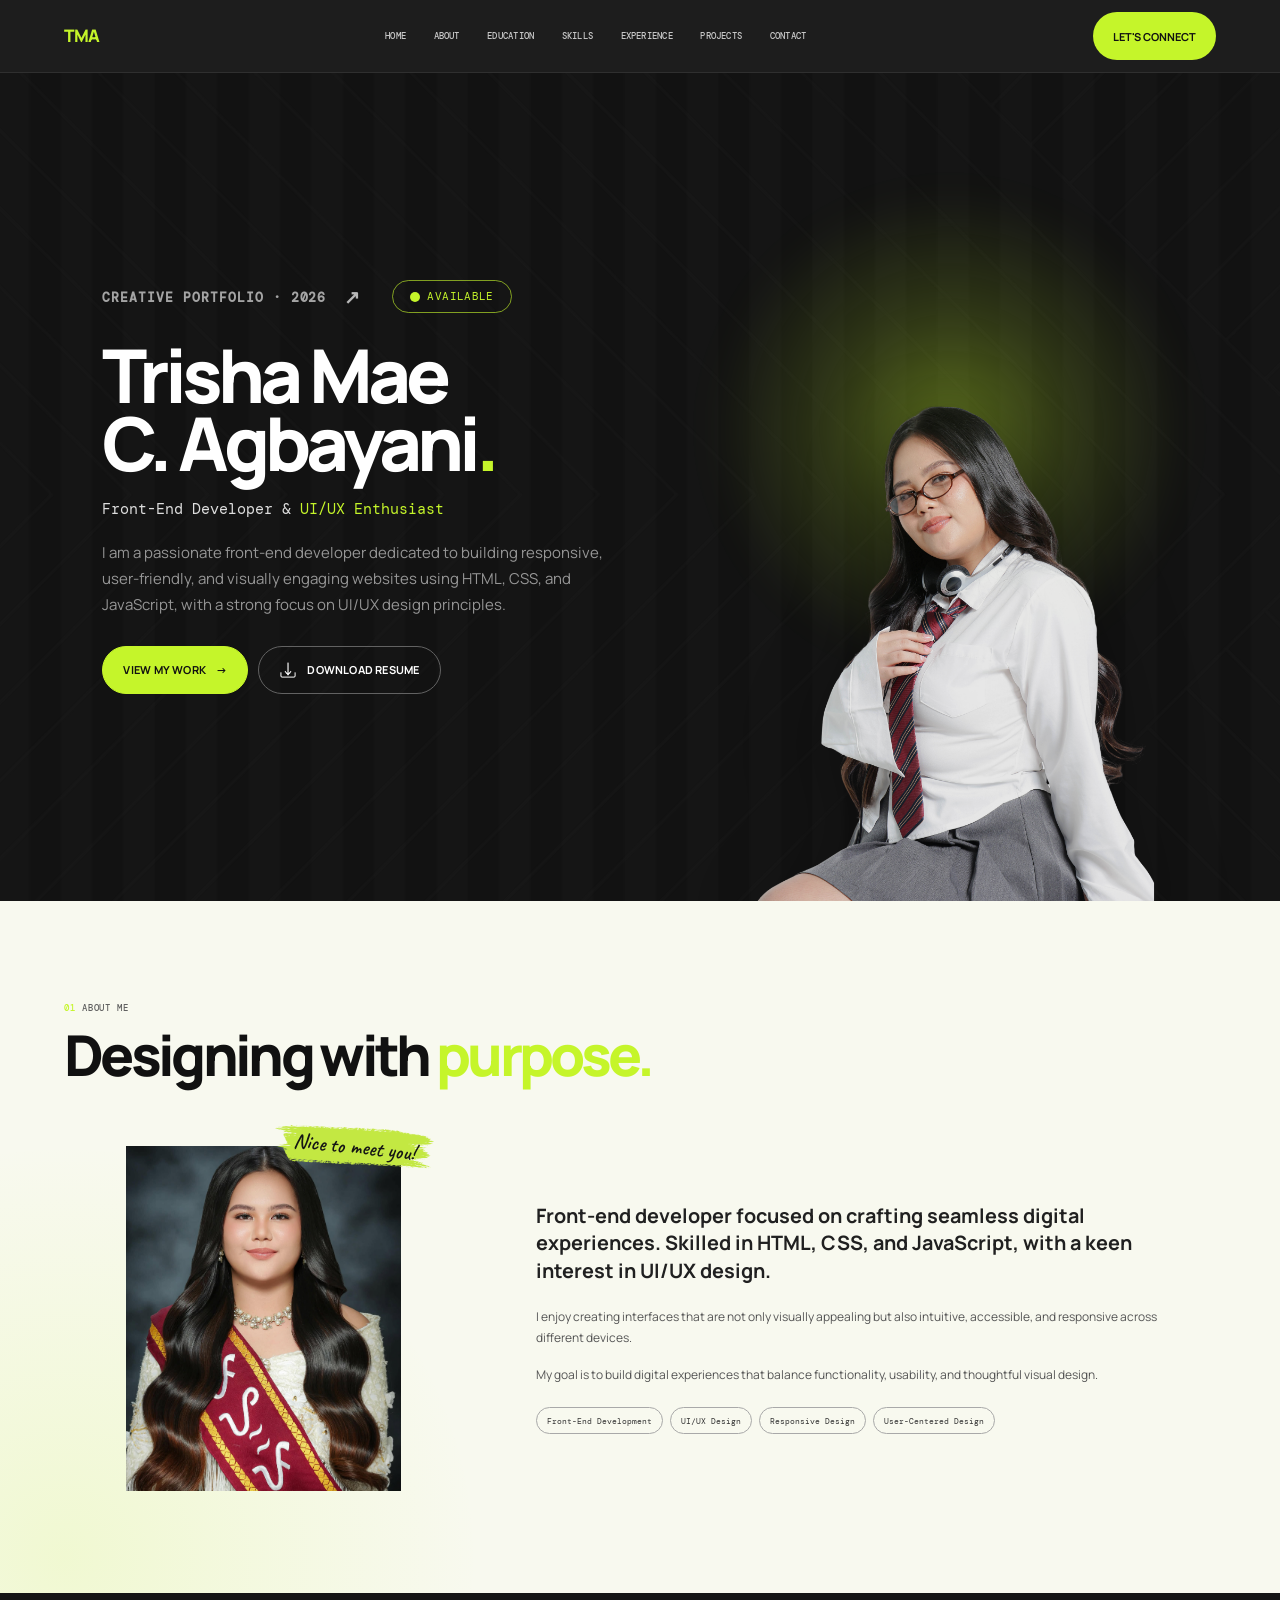
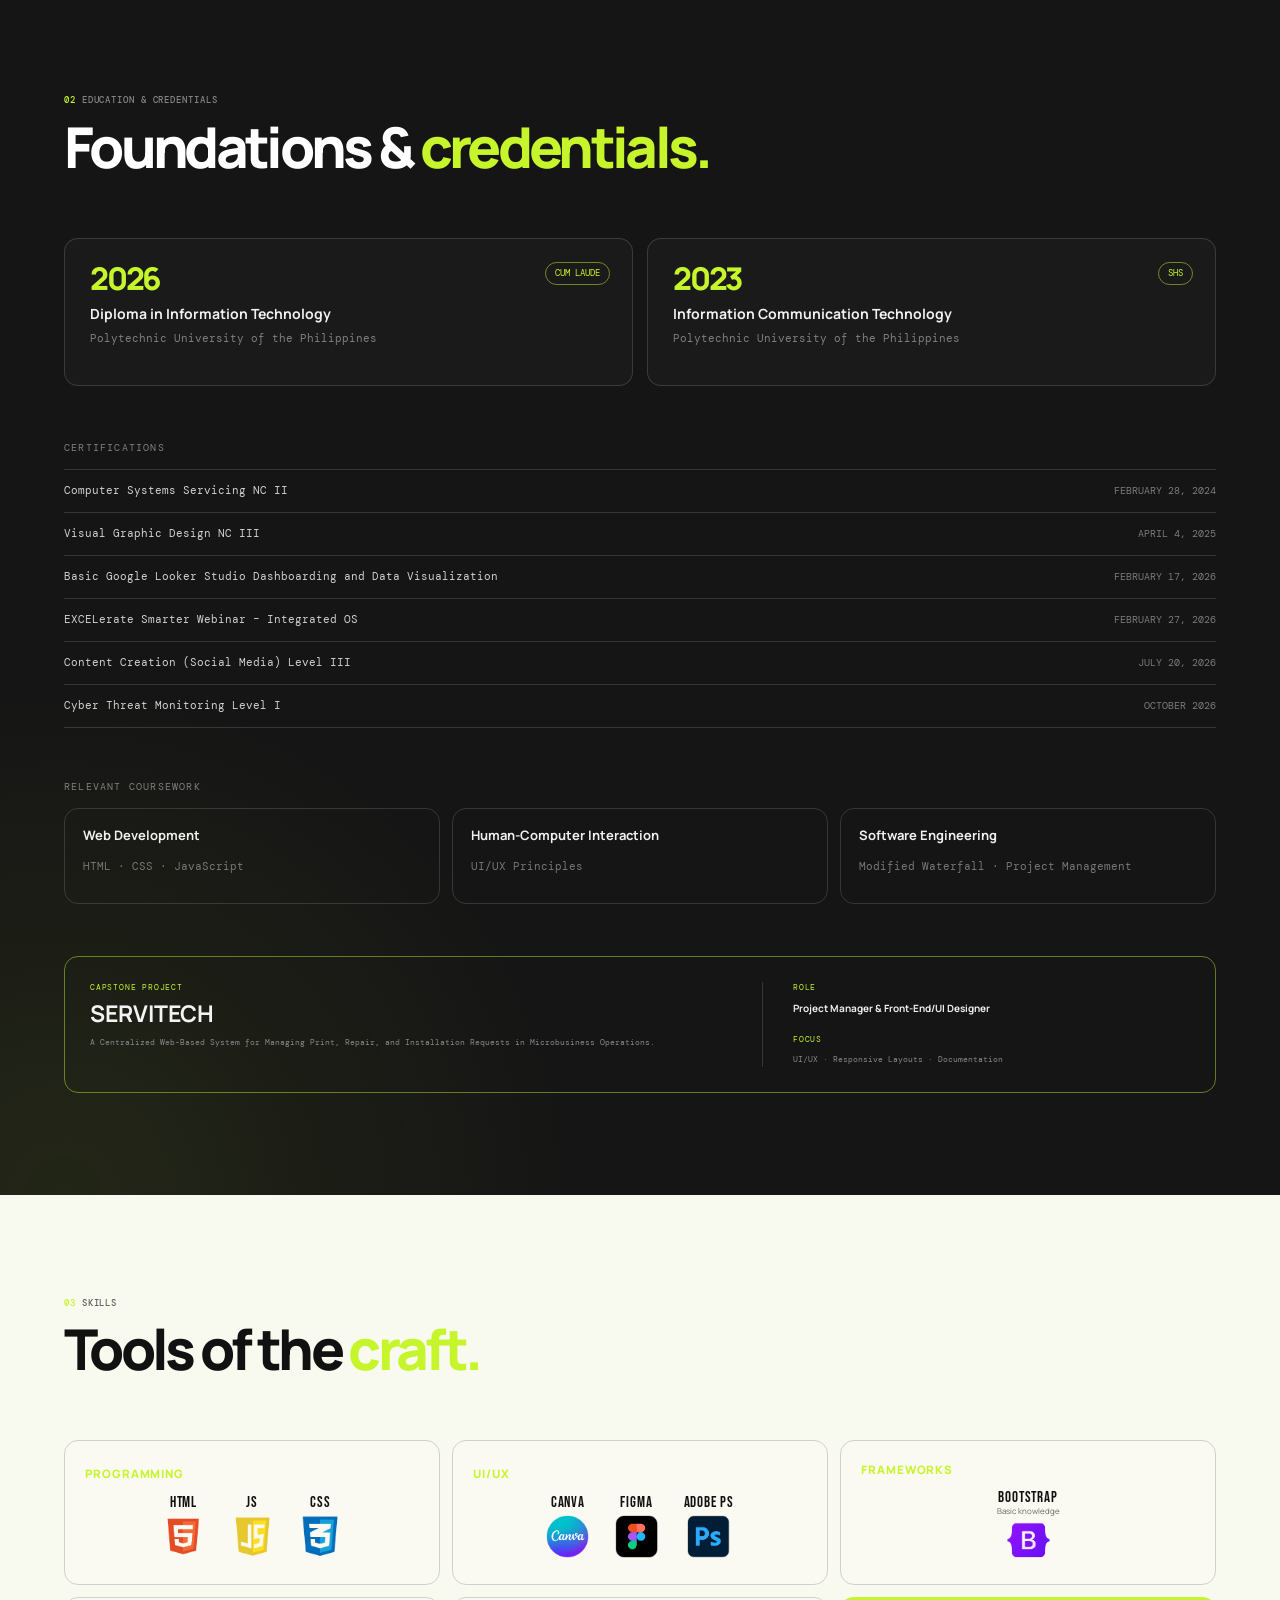
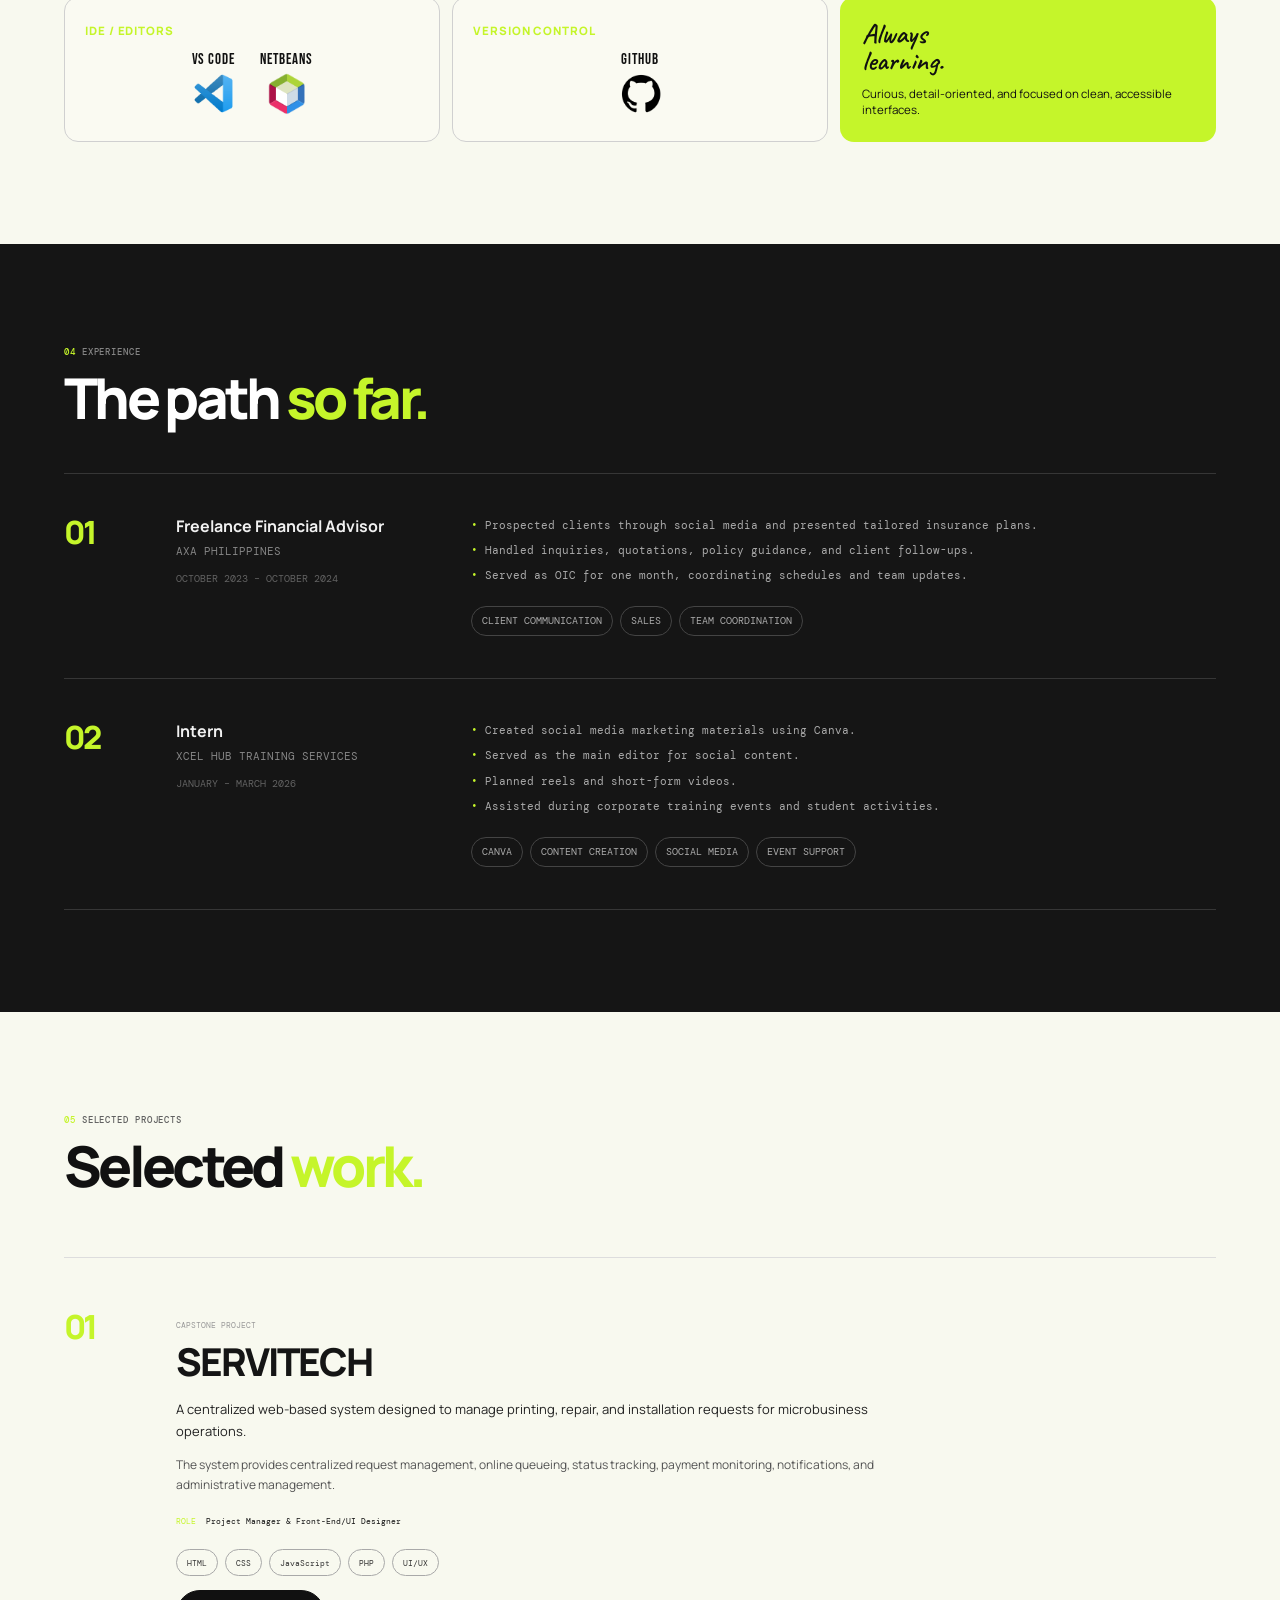
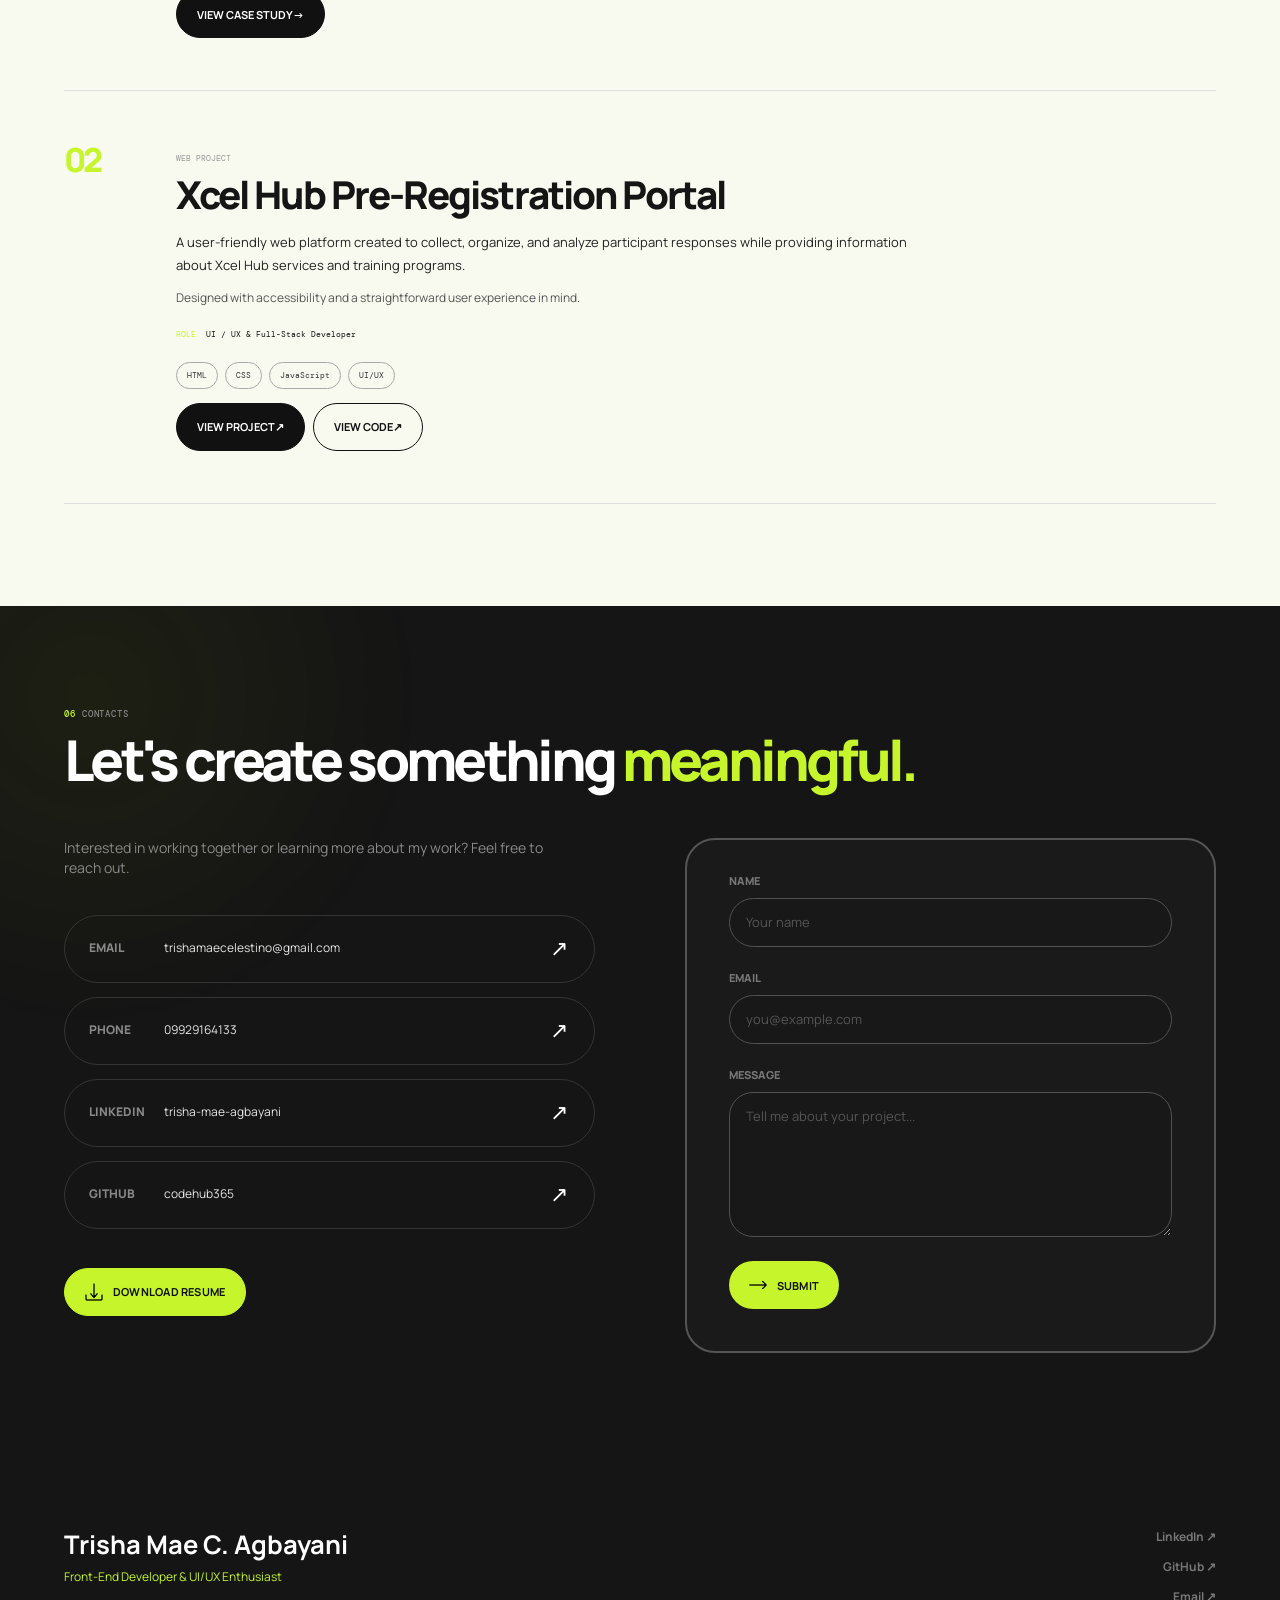
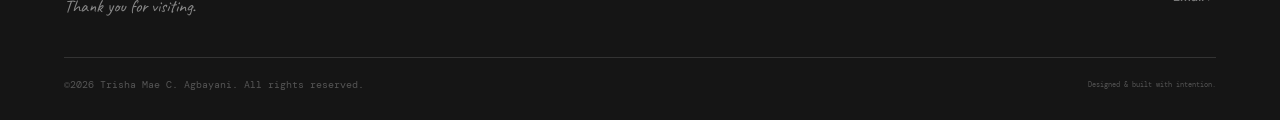
<file: index.html>
<!DOCTYPE html>
<html lang="en">

<head>
    <meta charset="UTF-8">
    <meta name="viewport" content="width=device-width, initial-scale=1.0">

    <meta name="description"
        content="Trisha Mae C. Agbayani - Front-End Developer and UI/UX Enthusiast Portfolio">

    <title>Trisha Mae C. Agbayani | Portfolio</title>

    <!-- Google Fonts -->
    <link rel="preconnect" href="https://fonts.googleapis.com">
    <link rel="preconnect" href="https://fonts.gstatic.com" crossorigin>

    <link
        href="https://fonts.googleapis.com/css2?family=Bebas+Neue&family=Caveat:wght@500;600&family=DM+Mono:wght@400;500&family=Manrope:wght@400;500;600;700;800&display=swap"
        rel="stylesheet">

    <!-- CSS -->
    <link rel="stylesheet" href="style.css">
</head>

<body>

    <!-- =====================================================
         STICKY HEADER
    ====================================================== -->

    <header class="header">

        <div class="nav-container">

            <a href="#home" class="logo">
                TMA
            </a>

            <nav class="navigation">

                <a href="#home">HOME</a>
                <a href="#about">ABOUT</a>
                <a href="#education">EDUCATION</a>
                <a href="#skills">SKILLS</a>
                <a href="#experience">EXPERIENCE</a>
                <a href="#projects">PROJECTS</a>
                <a href="#contact">CONTACT</a>

            </nav>

            <a href="#contact" class="nav-button">
                LET'S CONNECT
            </a>

        </div>

    </header>


    <!-- =====================================================
         MAIN
    ====================================================== -->

    <main>


        <!-- =================================================
             HERO
        ================================================== -->

        <section id="home" class="hero">

            <div class="hero-grid"></div>

            <div class="hero-container">

                <!-- HERO TEXT -->

                <div class="hero-content">

                    <div class="hero-topline">

                        <span>
                            CREATIVE PORTFOLIO · 2026
                        </span>

                        <span class="green-arrow">
                            ↗
                        </span>

                    </div>


                    <div class="availability">

                        <span class="availability-dot"></span>

                        AVAILABLE

                    </div>


                    <h1>
                        Trisha Mae<br>
                        C. Agbayani<span>.</span>
                    </h1>


                    <p class="hero-role">
                        Front-End Developer &amp;
                        <span>UI/UX Enthusiast</span>
                    </p>


                    <p class="hero-description">
                        I am a passionate front-end developer dedicated to
                        building responsive, user-friendly, and visually
                        engaging websites using HTML, CSS, and JavaScript,
                        with a strong focus on UI/UX design principles.
                    </p>


                    <div class="hero-buttons">

                        <a href="#projects" class="btn btn-green">
                            VIEW MY WORK
                            <span>→</span>
                        </a>

                        <a href="assets/Trisha_Mae_Agbayani_Resume.pdf" class="btn btn-outline resume-download-trigger">

                            <img
                                src="assets/8.png"
                                alt=""
                            >

                            DOWNLOAD RESUME

                        </a>

                    </div>

                </div>


                <!-- HERO IMAGE -->

                <div class="hero-visual">

                    <div class="hero-glow"></div>

                    <img
                        src="assets/5.png"
                        alt="Trisha Mae C. Agbayani"
                        class="hero-photo"
                    >

                </div>

            </div>

        </section>


        <!-- =================================================
             ABOUT
        ================================================== -->

        <section id="about" class="about section">

            <div class="section-container">

                <div class="section-label">
                    <span>01</span>
                    ABOUT ME
                </div>

                <h2>
                    Designing with
                    <span>purpose.</span>
                </h2>


                <div class="about-layout">

                    <div class="about-photo-wrap">

                        <img
                            src="assets/26.jpg"
                            alt="Trisha Mae C. Agbayani"
                            class="about-photo"
                        >

                        <div class="about-brush-badge" aria-label="Nice to meet you">
                            <img
                                src="assets/12.png"
                                alt=""
                                class="about-brush"
                            >
                            <span>Nice to meet you!</span>
                        </div>

                    </div>


                    <div class="about-text">

                        <p class="about-intro">
                            Front-end developer focused on crafting seamless
                            digital experiences. Skilled in HTML, CSS, and
                            JavaScript, with a keen interest in UI/UX design.
                        </p>

                        <p>
                            I enjoy creating interfaces that are not only
                            visually appealing but also intuitive, accessible,
                            and responsive across different devices.
                        </p>

                        <p>
                            My goal is to build digital experiences that
                            balance functionality, usability, and thoughtful
                            visual design.
                        </p>


                        <div class="tag-list">

                            <span>Front-End Development</span>
                            <span>UI/UX Design</span>
                            <span>Responsive Design</span>
                            <span>User-Centered Design</span>

                        </div>

                    </div>

                </div>

            </div>

        </section>


        <!-- =================================================
             EDUCATION
        ================================================== -->

        <section id="education" class="credentials section dark">

            <div class="section-container">

                <div class="section-label light">
                    <span>02</span>
                    EDUCATION &amp; CREDENTIALS
                </div>

                <h2>
                    Foundations &amp;
                    <span>credentials.</span>
                </h2>


                <!-- EDUCATION -->

                <div class="education-grid">

                    <div class="education-card">

                        <div class="education-year">
                            2026
                        </div>

                        <span class="education-badge">
                            CUM LAUDE
                        </span>

                        <h3>
                            Diploma in Information Technology
                        </h3>

                        <p>
                            Polytechnic University of the Philippines
                        </p>

                    </div>


                    <div class="education-card">

                        <div class="education-year">
                            2023
                        </div>

                        <span class="education-badge">
                            SHS
                        </span>

                        <h3>
                            Information Communication Technology
                        </h3>

                        <p>
                            Polytechnic University of the Philippines
                        </p>

                    </div>

                </div>


                <!-- CERTIFICATES -->

                <div class="subsection">

                    <div class="subsection-title">
                        CERTIFICATIONS
                    </div>

                    <div class="certificate-list">

                        <div class="certificate">
                            <span>
                                Computer Systems Servicing NC II
                            </span>

                            <small>
                                FEBRUARY 28, 2024
                            </small>
                        </div>


                        <div class="certificate">
                            <span>
                                Visual Graphic Design NC III
                            </span>

                            <small>
                                APRIL 4, 2025
                            </small>
                        </div>


                        <div class="certificate">
                            <span>
                                Basic Google Looker Studio Dashboarding and
                                Data Visualization
                            </span>

                            <small>
                                FEBRUARY 17, 2026
                            </small>
                        </div>


                        <div class="certificate">
                            <span>
                                EXCELerate Smarter Webinar – Integrated OS
                            </span>

                            <small>
                                FEBRUARY 27, 2026
                            </small>
                        </div>


                        <div class="certificate">
                            <span>
                                Content Creation (Social Media) Level III
                            </span>

                            <small>
                                JULY 20, 2026
                            </small>
                        </div>


                        <div class="certificate">
                            <span>
                                Cyber Threat Monitoring Level I
                            </span>

                            <small>
                                OCTOBER 2026
                            </small>
                        </div>

                    </div>

                </div>


                <!-- COURSEWORK -->

                <div class="subsection">

                    <div class="subsection-title">
                        RELEVANT COURSEWORK
                    </div>


                    <div class="course-grid">

                        <div class="course-card">
                            <strong>
                                Web Development
                            </strong>

                            <span>
                                HTML · CSS · JavaScript
                            </span>
                        </div>


                        <div class="course-card">
                            <strong>
                                Human-Computer Interaction
                            </strong>

                            <span>
                                UI/UX Principles
                            </span>
                        </div>


                        <div class="course-card">
                            <strong>
                                Software Engineering
                            </strong>

                            <span>
                                Modified Waterfall · Project Management
                            </span>
                        </div>

                    </div>

                </div>


                <!-- CAPSTONE -->

                <div class="capstone">

                    <div>

                        <span class="green-label">
                            CAPSTONE PROJECT
                        </span>

                        <h3>
                            SERVITECH
                        </h3>

                        <p>
                            A Centralized Web-Based System for Managing Print,
                            Repair, and Installation Requests in Microbusiness
                            Operations.
                        </p>

                    </div>


                    <div class="capstone-info">

                        <span class="green-label">
                            ROLE
                        </span>

                        <strong>
                            Project Manager &amp; Front-End/UI Designer
                        </strong>

                        <span class="green-label">
                            FOCUS
                        </span>

                        <p>
                            UI/UX · Responsive Layouts · Documentation
                        </p>

                    </div>

                </div>

            </div>

        </section>


        <!-- =================================================
             SKILLS
        ================================================== -->

        <section id="skills" class="skills section">

            <div class="section-container">

                <div class="section-label">
                    <span>03</span>
                    SKILLS
                </div>

                <h2>
                    Tools of the
                    <span>craft.</span>
                </h2>


                <div class="skills-grid">


                    <div class="skill-card">

                        <span class="skill-title">
                            PROGRAMMING
                        </span>

                        <div class="skill-icons">

                            <div class="skill-icon-item"><span>HTML</span><img src="assets/13.png" alt="HTML"></div>
                            <div class="skill-icon-item"><span>JS</span><img src="assets/14.png" alt="JavaScript"></div>
                            <div class="skill-icon-item"><span>CSS</span><img src="assets/15.png" alt="CSS"></div>

                        </div>

                    </div>


                    <div class="skill-card">

                        <span class="skill-title">
                            UI/UX
                        </span>

                        <div class="skill-icons">

                            <div class="skill-icon-item"><span>CANVA</span><img src="assets/16.png" alt="Canva"></div>
                            <div class="skill-icon-item"><span>FIGMA</span><img src="assets/17.png" alt="Figma"></div>
                            <div class="skill-icon-item"><span>ADOBE PS</span><img src="assets/18.png" alt="Photoshop"></div>

                        </div>

                    </div>


                    <div class="skill-card">

                        <span class="skill-title">
                            FRAMEWORKS
                        </span>

                        <div class="skill-icons">

                            <div class="skill-icon-item"><span>BOOTSTRAP</span><small>Basic knowledge</small><img src="assets/19.png" alt="Bootstrap"></div>

                        </div>

                    </div>


                    <div class="skill-card">

                        <span class="skill-title">
                            IDE / EDITORS
                        </span>

                        <div class="skill-icons">

                            <div class="skill-icon-item"><span>VS CODE</span><img src="assets/20.png" alt="Visual Studio Code"></div>
                            <div class="skill-icon-item"><span>NETBEANS</span><img src="assets/21.png" alt="NetBeans"></div>

                        </div>

                    </div>


                    <div class="skill-card">

                        <span class="skill-title">
                            VERSION CONTROL
                        </span>

                        <div class="skill-icons">

                            <div class="skill-icon-item"><span>GITHUB</span><img src="assets/22.png" alt="GitHub"></div>

                        </div>

                    </div>


                    <div class="skill-highlight">

                        <strong>Always<br>learning.</strong>
                        <p>Curious, detail-oriented, and focused on clean, accessible interfaces.</p>

                    </div>

                </div>

            </div>

        </section>


        <!-- =================================================
             EXPERIENCE
        ================================================== -->

        <section id="experience" class="experience section dark">

            <div class="section-container">

                <div class="section-label light">
                    <span>04</span>
                    EXPERIENCE
                </div>

                <h2>
                    The path
                    <span>so far.</span>
                </h2>


                <!-- EXPERIENCE 01 -->

                <article class="experience-row">

                    <div class="experience-number">
                        01
                    </div>


                    <div class="experience-heading">

                        <h3>
                            Freelance Financial Advisor
                        </h3>

                        <span>
                            AXA PHILIPPINES
                        </span>

                        <small>
                            OCTOBER 2023 – OCTOBER 2024
                        </small>

                    </div>


                    <div class="experience-content">

                        <ul>

                            <li>
                                Prospected clients through social media and
                                presented tailored insurance plans.
                            </li>

                            <li>
                                Handled inquiries, quotations, policy guidance,
                                and client follow-ups.
                            </li>

                            <li>
                                Served as OIC for one month, coordinating
                                schedules and team updates.
                            </li>

                        </ul>


                        <div class="tag-list dark-tags">

                            <span>CLIENT COMMUNICATION</span>
                            <span>SALES</span>
                            <span>TEAM COORDINATION</span>

                        </div>

                    </div>

                </article>


                <!-- EXPERIENCE 02 -->

                <article class="experience-row">

                    <div class="experience-number">
                        02
                    </div>


                    <div class="experience-heading">

                        <h3>
                            Intern
                        </h3>

                        <span>
                            XCEL HUB TRAINING SERVICES
                        </span>

                        <small>
                            JANUARY – MARCH 2026
                        </small>

                    </div>


                    <div class="experience-content">

                        <ul>

                            <li>
                                Created social media marketing materials
                                using Canva.
                            </li>

                            <li>
                                Served as the main editor for social content.
                            </li>

                            <li>
                                Planned reels and short-form videos.
                            </li>

                            <li>
                                Assisted during corporate training events
                                and student activities.
                            </li>

                        </ul>


                        <div class="tag-list dark-tags">

                            <span>CANVA</span>
                            <span>CONTENT CREATION</span>
                            <span>SOCIAL MEDIA</span>
                            <span>EVENT SUPPORT</span>

                        </div>

                    </div>

                </article>

            </div>

        </section>


        <!-- =================================================
             PROJECTS
        ================================================== -->

        <section id="projects" class="projects section">

            <div class="section-container">

                <div class="section-label">
                    <span>05</span>
                    SELECTED PROJECTS
                </div>

                <h2>
                    Selected
                    <span>work.</span>
                </h2>


                <!-- PROJECT 01 -->

                <article class="project-row">

                    <div class="project-number">
                        01
                    </div>


                    <div class="project-content">

                        <span class="project-type">
                            CAPSTONE PROJECT
                        </span>

                        <h3>
                            SERVITECH
                        </h3>

                        <p class="project-lead">
                            A centralized web-based system designed to manage
                            printing, repair, and installation requests for
                            microbusiness operations.
                        </p>

                        <p>
                            The system provides centralized request management,
                            online queueing, status tracking, payment monitoring,
                            notifications, and administrative management.
                        </p>


                        <div class="project-role">

                            <span>ROLE</span>

                            Project Manager &amp; Front-End/UI Designer

                        </div>


                        <div class="tag-list">

                            <span>HTML</span>
                            <span>CSS</span>
                            <span>JavaScript</span>
                            <span>PHP</span>
                            <span>UI/UX</span>

                        </div>


                        <a href="#" class="project-button">
                            VIEW CASE STUDY
                            <span>→</span>
                        </a>

                    </div>

                </article>


                <!-- PROJECT 02 -->

                <article class="project-row">

                    <div class="project-number">
                        02
                    </div>


                    <div class="project-content">

                        <span class="project-type">
                            WEB PROJECT
                        </span>

                        <h3>
                            Xcel Hub Pre-Registration Portal
                        </h3>

                        <p class="project-lead">
                            A user-friendly web platform created to collect,
                            organize, and analyze participant responses while
                            providing information about Xcel Hub services and
                            training programs.
                        </p>

                        <p>
                            Designed with accessibility and a straightforward
                            user experience in mind.
                        </p>


                        <div class="project-role">

                            <span>ROLE</span>

                            UI / UX &amp; Full-Stack Developer

                        </div>


                        <div class="tag-list">

                            <span>HTML</span>
                            <span>CSS</span>
                            <span>JavaScript</span>
                            <span>UI/UX</span>

                        </div>


                        <div class="project-buttons">

                            <a
                                href="https://codehub365.github.io/xcel-hub-portal-v3/index.html#trainings"
                                target="_blank"
                                class="project-button"
                            >
                                VIEW PROJECT
                                <span>↗</span>
                            </a>


                            <a
                                href="https://github.com/"
                                target="_blank"
                                class="project-button outline"
                            >
                                VIEW CODE
                                <span>↗</span>
                            </a>

                        </div>

                    </div>

                </article>

            </div>

        </section>


        <!-- =================================================
             CONTACT
        ================================================== -->

        <section id="contact" class="contact section dark">

            <div class="section-container">

                <div class="section-label light">
                    <span>06</span>
                    CONTACTS
                </div>

                <h2>
                    Let's create something
                    <span>meaningful.</span>
                </h2>


                <div class="contact-grid">


                    <div class="contact-info">

                        <p>
                            Interested in working together or learning more about
                            my work? Feel free to reach out.
                        </p>


                        <a
                            href="mailto:trishamaecelestino@gmail.com"
                            class="contact-line"
                        >

                            <span>EMAIL</span>

                            <strong>
                                trishamaecelestino@gmail.com
                            </strong>

                            <b>↗</b>

                        </a>


                        <a
                            href="tel:09929164133"
                            class="contact-line"
                        >

                            <span>PHONE</span>

                            <strong>
                                09929164133
                            </strong>

                            <b>↗</b>

                        </a>


                        <a
                            href="https://www.linkedin.com/in/trisha-mae-agbayani-09534a296/"
                            target="_blank"
                            class="contact-line"
                        >

                            <span>LINKEDIN</span>

                            <strong>
                                trisha-mae-agbayani
                            </strong>

                            <b>↗</b>

                        </a>


                        <a
                            href="https://github.com/codehub365"
                            target="_blank"
                            class="contact-line"
                        >

                            <span>GITHUB</span>

                            <strong>
                                codehub365
                            </strong>

                            <b>↗</b>

                        </a>


                        <a
                            href="assets/Trisha_Mae_Agbayani_Resume.pdf"
                            class="btn btn-green contact-button resume-download-trigger"
                        >
                            DOWNLOAD RESUME
                            <span>→</span>
                        </a>

                    </div>


                    <form class="contact-form">

                        <label for="name">
                            NAME
                        </label>

                        <input
                            type="text"
                            id="name"
                            placeholder="Your name"
                        >


                        <label for="email">
                            EMAIL
                        </label>

                        <input
                            type="email"
                            id="email"
                            placeholder="you@example.com"
                        >


                        <label for="message">
                            MESSAGE
                        </label>

                        <textarea
                            id="message"
                            rows="5"
                            placeholder="Tell me about your project..."
                        ></textarea>


                        <button
                            type="submit"
                            class="btn btn-green contact-submit"
                        >
                            SUBMIT
                            <span>→</span>
                        </button>

                    </form>

                </div>

            </div>

        </section>

    </main>

    <!-- Ask for confirmation before downloading the resume. -->
    <dialog class="resume-dialog" id="resume-dialog" aria-labelledby="resume-dialog-title">
        <div class="resume-dialog__content">
            <p class="resume-dialog__eyebrow">TRISHA MAE AGBAYANI</p>
            <h2 id="resume-dialog-title">Download my resume?</h2>
            <p class="resume-dialog__message">Are you sure you want to download a copy of my resume?</p>
            <div class="resume-dialog__actions">
                <button class="resume-dialog__cancel" type="button">NO</button>
                <a class="btn btn-green resume-dialog__download" href="assets/Trisha_Mae_Agbayani_Resume.pdf" download>
                    YES, DOWNLOAD <span>&rarr;</span>
                </a>
            </div>
        </div>
    </dialog>


    <!-- =====================================================
         FOOTER
    ====================================================== -->

    <footer class="footer">

        <div class="footer-container">

            <div>

                <h3>
                    Trisha Mae C. Agbayani
                </h3>

                <p>
                    Front-End Developer &amp; UI/UX Enthusiast
                </p>

                <p class="footer-note">Thank you for visiting.</p>

            </div>


            <div class="footer-links">

                <a href="https://www.linkedin.com/in/trisha-mae-agbayani-09534a296/" target="_blank">LinkedIn &#8599;</a>
                <a href="https://github.com/codehub365" target="_blank">GitHub &#8599;</a>
                <a href="mailto:trishamaecelestino@gmail.com">Email &#8599;</a>

            </div>

        </div>


        <div class="footer-bottom">

            <span>
                © 2026 Trisha Mae C. Agbayani
            </span>

            <span>
                Designed &amp; built with intention.
            </span>

        </div>

    </footer>

    <script src="script.js"></script>
</body>

</html>
</file>
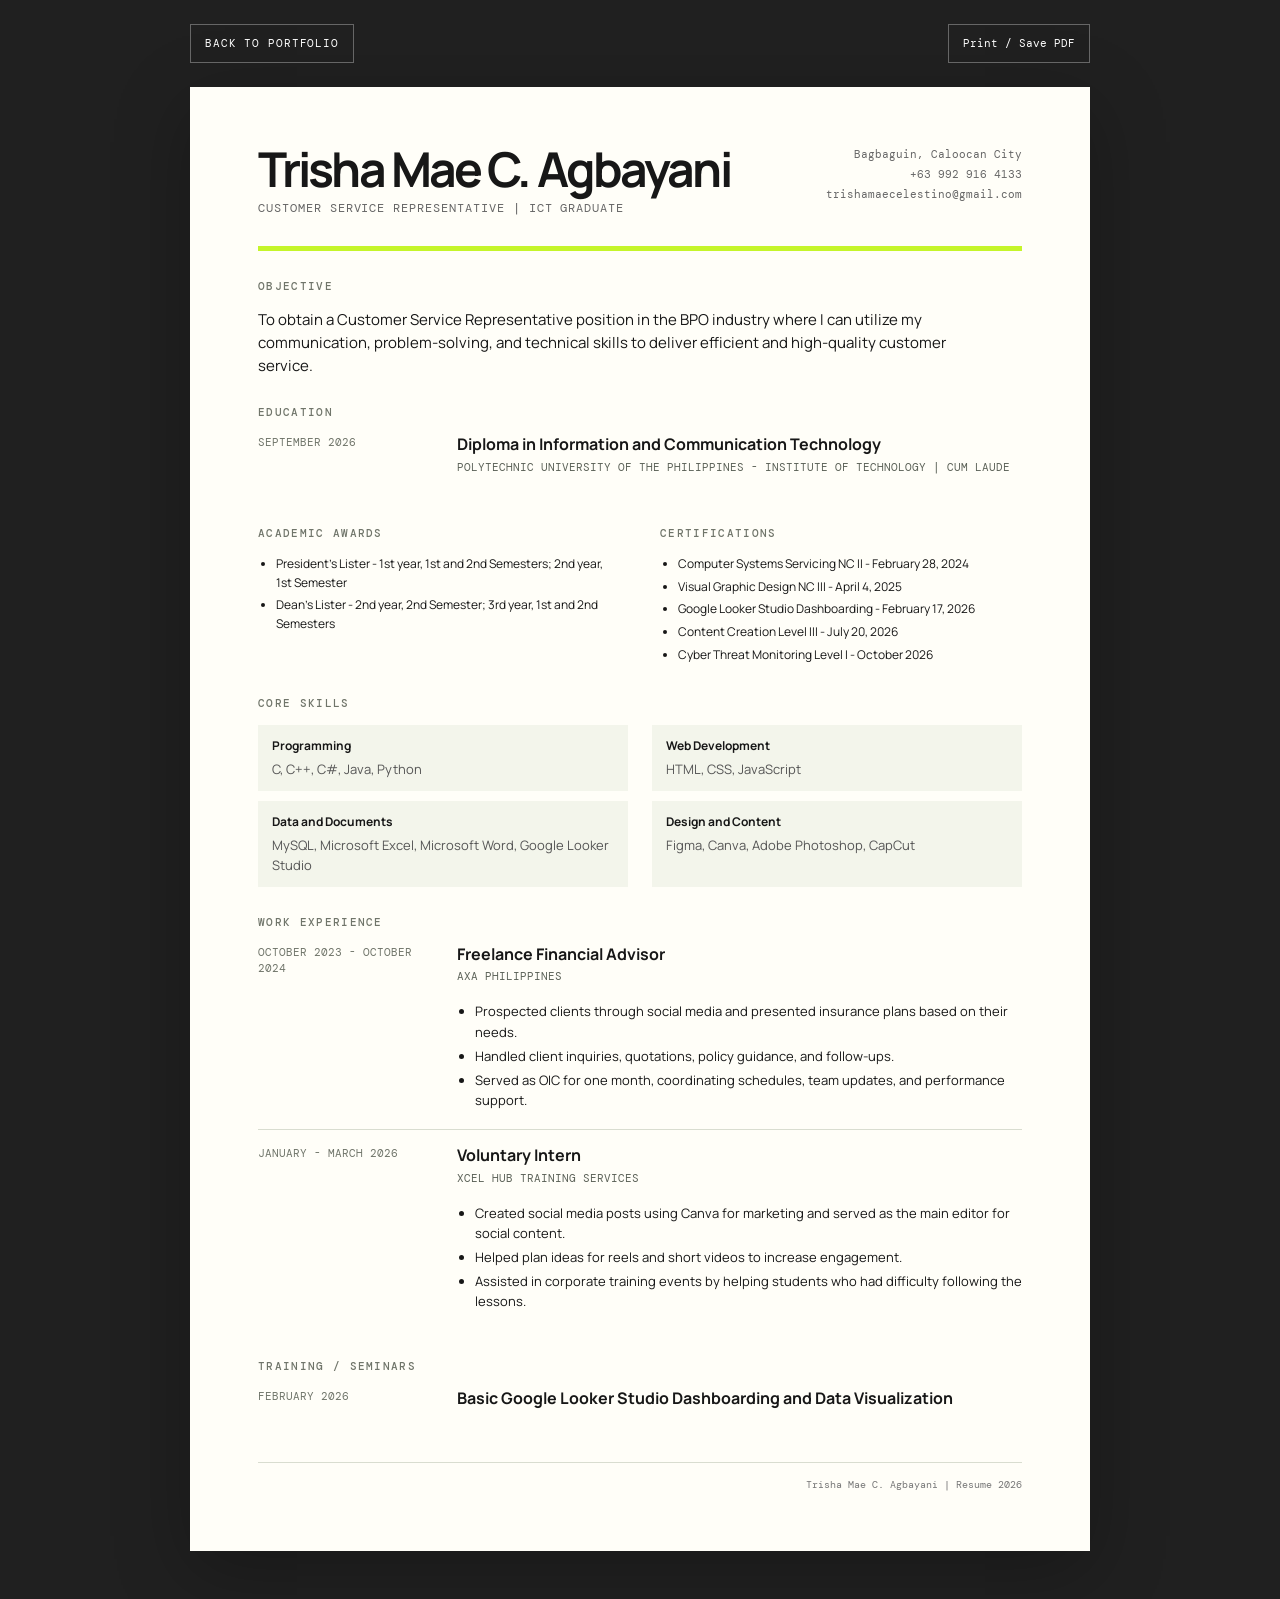
<file: resume.html>
<!DOCTYPE html>
<html lang="en">
<head>
    <meta charset="UTF-8">
    <meta name="viewport" content="width=device-width, initial-scale=1.0">
    <meta name="description" content="Resume of Trisha Mae C. Agbayani">
    <title>Trisha Mae C. Agbayani | Resume</title>
    <link rel="preconnect" href="https://fonts.googleapis.com">
    <link rel="preconnect" href="https://fonts.gstatic.com" crossorigin>
    <link href="https://fonts.googleapis.com/css2?family=DM+Mono:wght@400;500&family=Manrope:wght@400;500;600;700;800&display=swap" rel="stylesheet">
    <style>
        :root {
            --ink: #171717;
            --muted: #666;
            --line: #d9ddd0;
            --lime: #c5f52a;
            --paper: #fffef8;
            --soft: #f3f5eb;
            --mono: "DM Mono", monospace;
            --sans: "Manrope", sans-serif;
        }

        * { box-sizing: border-box; }
        body {
            margin: 0;
            background: #202020;
            color: var(--ink);
            font-family: var(--sans);
            line-height: 1.55;
        }
        .toolbar {
            width: min(100% - 40px, 900px);
            margin: 24px auto 0;
            display: flex;
            justify-content: space-between;
            align-items: center;
            gap: 16px;
            color: #fff;
            font-family: var(--mono);
            font-size: 11px;
            letter-spacing: .08em;
            text-transform: uppercase;
        }
        .toolbar a, .toolbar button {
            color: #fff;
            border: 1px solid #666;
            background: transparent;
            padding: 10px 14px;
            font: inherit;
            text-decoration: none;
            cursor: pointer;
        }
        .toolbar button:hover, .toolbar a:hover { border-color: var(--lime); color: var(--lime); }
        .resume {
            width: min(100% - 40px, 900px);
            margin: 24px auto 48px;
            padding: 58px 68px;
            background: var(--paper);
            box-shadow: 0 20px 70px rgba(0, 0, 0, .25);
        }
        header {
            display: flex;
            justify-content: space-between;
            gap: 30px;
            padding-bottom: 28px;
            border-bottom: 5px solid var(--lime);
        }
        h1 {
            margin: 0 0 6px;
            font-size: clamp(30px, 5vw, 48px);
            line-height: 1;
            letter-spacing: -.06em;
        }
        .role {
            margin: 0;
            color: var(--muted);
            font-family: var(--mono);
            font-size: 12px;
            text-transform: uppercase;
            letter-spacing: .08em;
        }
        .contact {
            max-width: 270px;
            text-align: right;
            color: var(--muted);
            font-family: var(--mono);
            font-size: 11px;
            line-height: 1.8;
        }
        .contact a { color: inherit; text-decoration: none; }
        .contact a:hover { color: var(--ink); }
        section { padding-top: 27px; }
        .section-title {
            margin: 0 0 13px;
            color: #70756a;
            font-family: var(--mono);
            font-size: 11px;
            font-weight: 500;
            letter-spacing: .12em;
            text-transform: uppercase;
        }
        .objective {
            margin: 0;
            max-width: 720px;
            font-size: 15px;
        }
        .entry {
            display: grid;
            grid-template-columns: 175px 1fr;
            gap: 24px;
            padding: 15px 0;
            border-top: 1px solid var(--line);
        }
        .entry:first-of-type { border-top: 0; padding-top: 0; }
        .date {
            color: #70756a;
            font-family: var(--mono);
            font-size: 11px;
            line-height: 1.5;
            text-transform: uppercase;
        }
        h2, h3, p { margin-top: 0; }
        h3 {
            margin-bottom: 3px;
            font-size: 16px;
            line-height: 1.35;
        }
        .organization {
            margin-bottom: 7px;
            color: #5c6258;
            font-family: var(--mono);
            font-size: 11px;
            text-transform: uppercase;
        }
        .details, ul { margin-bottom: 0; }
        ul { padding-left: 18px; }
        li { margin-bottom: 4px; font-size: 13px; }
        .skills {
            display: grid;
            grid-template-columns: repeat(2, minmax(0, 1fr));
            gap: 10px 24px;
        }
        .skill {
            padding: 12px 14px;
            background: var(--soft);
            font-size: 13px;
        }
        .skill strong { display: block; margin-bottom: 3px; font-size: 12px; }
        .skill span { color: #555; }
        .two-column { display: grid; grid-template-columns: 1fr 1fr; gap: 40px; }
        .compact-list { padding-left: 18px; margin: 0; }
        .compact-list li { font-size: 12px; }
        footer {
            margin-top: 35px;
            padding-top: 14px;
            border-top: 1px solid var(--line);
            color: #777;
            font-family: var(--mono);
            font-size: 10px;
            text-align: right;
        }
        @media (max-width: 650px) {
            .toolbar { width: min(100% - 28px, 900px); }
            .resume { width: min(100% - 28px, 900px); margin-top: 14px; padding: 34px 24px; }
            header, .two-column { display: block; }
            .contact { margin-top: 20px; text-align: left; }
            .entry { display: block; }
            .date { margin-bottom: 6px; }
            .skills { grid-template-columns: 1fr; }
        }
        @media print {
            body { background: #fff; }
            .toolbar { display: none; }
            .resume { width: 100%; margin: 0; padding: 0; box-shadow: none; }
            @page { margin: .55in; size: A4; }
        }
    </style>
</head>
<body>
    <div class="toolbar">
        <a href="index.html">Back to portfolio</a>
        <button type="button" onclick="window.print()">Print / Save PDF</button>
    </div>

    <main class="resume">
        <header>
            <div>
                <h1>Trisha Mae C. Agbayani</h1>
                <p class="role">Customer Service Representative | ICT Graduate</p>
            </div>
            <div class="contact">
                Bagbaguin, Caloocan City<br>
                <a href="tel:+639929164133">+63 992 916 4133</a><br>
                <a href="mailto:trishamaecelestino@gmail.com">trishamaecelestino@gmail.com</a>
            </div>
        </header>

        <section>
            <h2 class="section-title">Objective</h2>
            <p class="objective">To obtain a Customer Service Representative position in the BPO industry where I can utilize my communication, problem-solving, and technical skills to deliver efficient and high-quality customer service.</p>
        </section>

        <section>
            <h2 class="section-title">Education</h2>
            <div class="entry">
                <div class="date">September 2026</div>
                <div>
                    <h3>Diploma in Information and Communication Technology</h3>
                    <div class="organization">Polytechnic University of the Philippines - Institute of Technology | Cum Laude</div>
                </div>
            </div>
        </section>

        <section class="two-column">
            <div>
                <h2 class="section-title">Academic Awards</h2>
                <ul class="compact-list">
                    <li>President's Lister - 1st year, 1st and 2nd Semesters; 2nd year, 1st Semester</li>
                    <li>Dean's Lister - 2nd year, 2nd Semester; 3rd year, 1st and 2nd Semesters</li>
                </ul>
            </div>
            <div>
                <h2 class="section-title">Certifications</h2>
                <ul class="compact-list">
                    <li>Computer Systems Servicing NC II - February 28, 2024</li>
                    <li>Visual Graphic Design NC III - April 4, 2025</li>
                    <li>Google Looker Studio Dashboarding - February 17, 2026</li>
                    <li>Content Creation Level III - July 20, 2026</li>
                    <li>Cyber Threat Monitoring Level I - October 2026</li>
                </ul>
            </div>
        </section>

        <section>
            <h2 class="section-title">Core Skills</h2>
            <div class="skills">
                <div class="skill"><strong>Programming</strong><span>C, C++, C#, Java, Python</span></div>
                <div class="skill"><strong>Web Development</strong><span>HTML, CSS, JavaScript</span></div>
                <div class="skill"><strong>Data and Documents</strong><span>MySQL, Microsoft Excel, Microsoft Word, Google Looker Studio</span></div>
                <div class="skill"><strong>Design and Content</strong><span>Figma, Canva, Adobe Photoshop, CapCut</span></div>
            </div>
        </section>

        <section>
            <h2 class="section-title">Work Experience</h2>
            <div class="entry">
                <div class="date">October 2023 - October 2024</div>
                <div>
                    <h3>Freelance Financial Advisor</h3>
                    <div class="organization">AXA Philippines</div>
                    <ul>
                        <li>Prospected clients through social media and presented insurance plans based on their needs.</li>
                        <li>Handled client inquiries, quotations, policy guidance, and follow-ups.</li>
                        <li>Served as OIC for one month, coordinating schedules, team updates, and performance support.</li>
                    </ul>
                </div>
            </div>
            <div class="entry">
                <div class="date">January - March 2026</div>
                <div>
                    <h3>Voluntary Intern</h3>
                    <div class="organization">Xcel Hub Training Services</div>
                    <ul>
                        <li>Created social media posts using Canva for marketing and served as the main editor for social content.</li>
                        <li>Helped plan ideas for reels and short videos to increase engagement.</li>
                        <li>Assisted in corporate training events by helping students who had difficulty following the lessons.</li>
                    </ul>
                </div>
            </div>
        </section>

        <section>
            <h2 class="section-title">Training / Seminars</h2>
            <div class="entry">
                <div class="date">February 2026</div>
                <div><h3>Basic Google Looker Studio Dashboarding and Data Visualization</h3></div>
            </div>
        </section>

        <footer>Trisha Mae C. Agbayani | Resume 2026</footer>
    </main>
</body>
</html>
</file>
<file: style.css>
:root {
    --lime: #c5f52a;
    --lime-soft: #d8f86a;

    --black: #151515;
    --black-2: #191919;
    --black-3: #202020;

    --white: #ffffff;
    --cream: #f8f9ef;

    --text: #111111;
    --muted: #686868;
    --muted-light: #929292;

    --border-dark: rgba(255, 255, 255, 0.14);
    --border-light: rgba(0, 0, 0, 0.12);

    --main-font: "Manrope", Arial, Helvetica, sans-serif;
    --mono-font: "DM Mono", "Courier New", monospace;

    --content-width: 1180px;
    --page-padding: clamp(24px, 5vw, 72px);

    --section-space: clamp(76px, 8vw, 120px);

    --radius: 14px;
    --pill-radius: 999px;
}


/* =========================================================
   RESET / BASE
========================================================= */

*,
*::before,
*::after {
    box-sizing: border-box;
}

html {
    scroll-behavior: smooth;
    scroll-padding-top: 74px;
    -webkit-text-size-adjust: 100%;
    text-size-adjust: 100%;
}

body {
    margin: 0;
    min-width: 320px;
    overflow-x: hidden;

    font-family: var(--main-font);
    font-size: 16px;
    line-height: 1.5;

    background: var(--cream);
    color: var(--text);

    -webkit-font-smoothing: antialiased;
    -moz-osx-font-smoothing: grayscale;
    text-rendering: optimizeLegibility;
}

/* Avoid horizontal scrollbars without creating a clipping container in modern browsers. */
@supports (overflow: clip) {
    body {
        overflow-x: clip;
    }
}

img,
svg,
video,
canvas {
    display: block;
    max-width: 100%;
}

img {
    height: auto;
}

button,
input,
textarea,
select {
    font: inherit;
}

button {
    cursor: pointer;
}

a {
    color: inherit;
    text-decoration: none;
}

p,
h1,
h2,
h3,
h4,
ul,
ol {
    margin-top: 0;
}

ul,
ol {
    padding-left: 0;
}


/* =========================================================
   GLOBAL CONTAINERS
========================================================= */

.section-container,
.nav-container,
.hero-container,
.footer-container,
.footer-bottom {
    width: min(
        calc(100% - (var(--page-padding) * 2)),
        var(--content-width)
    );
    margin-inline: auto;
}


/* =========================================================
   STICKY HEADER
========================================================= */

.header {
    position: sticky;
    top: 0;
    z-index: 9999;

    width: 100%;

    background: rgba(20, 20, 20, 0.96);
    border-bottom: 1px solid rgba(255, 255, 255, 0.08);

    -webkit-backdrop-filter: blur(14px);
    backdrop-filter: blur(14px);
}

.nav-container {
    min-height: 72px;

    display: flex;
    align-items: center;
    justify-content: space-between;

    gap: 28px;
}

.logo {
    flex: 0 0 auto;

    color: var(--lime);

    font-family: var(--main-font);
    font-size: clamp(16px, 1.35vw, 20px);
    font-weight: 800;

    letter-spacing: -0.07em;
}

.navigation {
    min-width: 0;

    display: flex;
    align-items: center;
    justify-content: center;

    gap: clamp(18px, 2.15vw, 34px);

    flex: 1;
}

.navigation a {
    position: relative;

    color: #c8c8c8;

    font-family: var(--mono-font);
    font-size: clamp(9px, 0.68vw, 11px);
    font-weight: 500;
    line-height: 1;

    letter-spacing: 0.025em;
    white-space: nowrap;

    transition:
        color 180ms ease,
        transform 180ms ease;
}

.navigation a:hover,
.navigation a:focus-visible {
    color: var(--lime);
}

.navigation a:focus-visible,
.nav-button:focus-visible,
.btn:focus-visible,
.project-button:focus-visible {
    outline: 2px solid var(--lime);
    outline-offset: 4px;
}

.nav-button {
    flex: 0 0 auto;

    display: inline-flex;
    align-items: center;
    justify-content: center;

    min-height: 48px;
    padding: 0 20px;

    border: 0;
    border-radius: var(--pill-radius);

    background: var(--lime);
    color: #111;

    font-family: var(--main-font);
    font-size: clamp(11px, 0.75vw, 13px);
    font-weight: 700;
    line-height: 1;

    white-space: nowrap;

    transition:
        transform 180ms ease,
        background 180ms ease;
}

.nav-button:hover {
    transform: translateY(-1px);
    background: var(--lime-soft);
}


/* =========================================================
   HERO / HOME
========================================================= */

.hero {
    position: relative;
    isolation: isolate;

    min-height: max(680px, calc(100svh - 72px));

    overflow: hidden;

    background: url("assets/2.png") center / cover no-repeat, var(--black);

    color: var(--white);
}

/* Background pattern from the supplied home-page asset. */
.hero-grid {
    position: absolute;
    z-index: 0;
    inset: 0;

    opacity: 1;
    pointer-events: none;

    background: url("assets/1.png") center / cover no-repeat;
}

.hero-container {
    width: min(calc(100% - (var(--page-padding) * 2)), 1740px);
    min-height: max(680px, calc(100svh - 72px));

    position: relative;
    z-index: 2;

    display: grid;
    grid-template-columns: minmax(0, 1fr) minmax(460px, 0.92fr);

    align-items: center;

    column-gap: clamp(35px, 5vw, 90px);
}

@media (min-width: 901px) {
    .hero-container {
        width: min(
            calc(100% - (clamp(72px, 8vw, 150px) * 2)),
            1740px
        );
    }
}

.hero-content {
    position: relative;
    z-index: 5;

    max-width: 760px;

    padding-block: clamp(70px, 8vh, 105px);
}

.hero-topline {
    display: inline-flex;
    align-items: center;
    flex-wrap: wrap;
    gap: 18px;

    margin: 0 28px 28px 0;

    color: #a4a4a4;

    font-family: var(--mono-font);
    font-size: clamp(12px, 1vw, 18px);
    font-weight: 600;
    line-height: 1.3;
    letter-spacing: 0.075em;
}

.green-arrow {
    color: #b8b8b8;
    font-size: 1.45em;
}

.availability {
    display: inline-flex;
    align-items: center;
    gap: 7px;

    margin: 0 0 28px;
    padding: 10px 17px;

    border: 1px solid rgba(197, 245, 42, 0.62);
    border-radius: var(--pill-radius);

    color: var(--lime);

    font-family: var(--mono-font);
    font-size: clamp(11px, 0.82vw, 15px);
    line-height: 1;
    letter-spacing: 0.035em;
}

.availability-dot {
    width: 10px;
    height: 10px;
    flex: 0 0 10px;

    border-radius: 50%;
    background: var(--lime);
}

.hero h1 {
    max-width: 800px;

    margin: 0 0 22px;

    color: var(--white);

    font-size: clamp(58px, 5.8vw, 108px);
    font-weight: 800;
    line-height: 0.91;

    letter-spacing: -0.065em;

    text-wrap: balance;
}

.hero h1 span {
    color: var(--lime);
}

.hero-role {
    margin-bottom: 20px;

    color: #dddddd;

    font-family: var(--mono-font);
    font-size: clamp(15px, 1.2vw, 21px);
    line-height: 1.45;
}

.hero-role span {
    color: var(--lime);
}

.hero-description {
    max-width: 570px;

    margin: 0 0 28px;

    color: #969696;

    font-size: clamp(15px, 1.08vw, 18px);
    line-height: 1.72;
}

.hero-buttons {
    display: flex;
    align-items: center;
    flex-wrap: wrap;
    gap: 10px;
}


/* =========================================================
   BUTTONS
========================================================= */

.btn {
    min-height: 48px;

    display: inline-flex;
    align-items: center;
    justify-content: center;
    gap: 10px;

    padding: 0 20px;

    border-radius: var(--pill-radius);

    font-family: var(--main-font);
    font-size: clamp(11px, 0.75vw, 13px);
    font-weight: 700;
    line-height: 1;
    letter-spacing: 0.02em;

    white-space: nowrap;

    transition:
        transform 180ms ease,
        background 180ms ease,
        border-color 180ms ease,
        color 180ms ease;
}

.btn-green {
    border: 1px solid var(--lime);

    background: var(--lime);
    color: #111;
}

.btn-green:hover {
    transform: translateY(-2px);
    background: var(--lime-soft);
}

.btn-outline {
    border: 1px solid #626262;

    background: transparent;
    color: var(--white);
}

.btn-outline:hover {
    transform: translateY(-2px);
    border-color: var(--lime);
    color: var(--lime);
}

.btn img {
    width: 18px;
    height: 18px;
    object-fit: contain;
}


/* =========================================================
   HERO VISUAL
========================================================= */

.hero-visual {
    position: relative;

    min-width: 0;
    min-height: max(680px, calc(100svh - 72px));

    display: flex;
    align-items: flex-end;
    justify-content: center;

    overflow: visible;
}

.hero-glow {
    position: absolute;
    z-index: 0;

    width: min(38vw, 520px);
    aspect-ratio: 1;

    top: 43%;
    left: 53%;

    transform: translate(-50%, -50%);

    border-radius: 50%;

    background:
        radial-gradient(
            circle,
            rgba(197, 245, 42, 0.40) 0%,
            rgba(197, 245, 42, 0.16) 34%,
            rgba(197, 245, 42, 0) 70%
        );

    filter: blur(18px);
    pointer-events: none;
}

.hero-photo {
    position: relative;
    z-index: 2;

    width: clamp(460px, 39vw, 720px);
    max-width: none;
    height: auto;

    align-self: flex-end;

    margin: 0 clamp(-45px, -3vw, -15px) -1px 0;

    filter: drop-shadow(0 24px 40px rgba(0, 0, 0, 0.36));
}


/* =========================================================
   GENERAL SECTIONS
========================================================= */

.section {
    padding-block: var(--section-space);
}

.section-label {
    margin-bottom: 13px;

    color: #606060;

    font-family: var(--mono-font);
    font-size: clamp(9px, 0.67vw, 11px);
    font-weight: 500;
    line-height: 1.3;

    letter-spacing: 0.1em;
    text-transform: uppercase;
}

.section-label span {
    color: var(--lime);
}

.section-label.light {
    color: #858585;
}

.section h2 {
    margin: 0 0 clamp(42px, 5vw, 64px);

    color: inherit;

    font-size: clamp(40px, 4.4vw, 66px);
    font-weight: 800;
    line-height: 0.95;

    letter-spacing: -0.065em;

    text-wrap: balance;
}

.section h2 span {
    color: var(--lime);
}

.dark {
    background: var(--black);
    color: var(--white);
}


/* =========================================================
   ABOUT
========================================================= */

.about {
    background:
        radial-gradient(
            circle at 5% 95%,
            rgba(197, 245, 42, 0.15),
            transparent 30%
        ),
        var(--cream);
}

.about-layout {
    display: grid;

    grid-template-columns: minmax(250px, 340px) minmax(0, 650px);

    gap: clamp(55px, 8vw, 105px);

    align-items: center;
    justify-content: center;
}

.about-photo-wrap {
    position: relative;

    width: 100%;

    display: flex;
    justify-content: center;
}

.about-photo {
    width: 275px;
    height: 345px;

    object-fit: cover;
}

.about-brush-badge {
    position: absolute;
    z-index: 3;
    width: 165px;

    /* The visible paint stroke sits in the middle of the PNG's transparent canvas. */
    top: -82px;
    right: -2px;
    transform: rotate(-4deg);
}

.about-brush {
    display: block;
    width: 100%;
}

.about-brush-badge span {
    position: absolute;
    top: 50%;
    left: 50%;

    width: 125px;

    color: var(--black);

    font-family: "Caveat", cursive;
    font-size: 21px;
    font-weight: 600;
    line-height: 1.1;
    text-align: center;

    /* Follow the diagonal stroke inside the brush image. */
    transform: translate(-50%, -50%) rotate(10deg);
}

.about-intro {
    margin-bottom: 22px;

    color: #202020;

    font-size: clamp(17px, 1.55vw, 23px);
    font-weight: 700;
    line-height: 1.38;
}

.about-text p:not(.about-intro) {
    max-width: 640px;

    margin-bottom: 16px;

    color: #555555;

    font-size: clamp(12px, 0.82vw, 14px);
    line-height: 1.75;
}


/* =========================================================
   TAGS
========================================================= */

.tag-list {
    display: flex;
    flex-wrap: wrap;
    gap: 7px;

    margin-top: 22px;
}

.tag-list span {
    display: inline-flex;
    align-items: center;

    min-height: 27px;
    padding: 0 10px;

    border: 1px solid #a9a9a9;
    border-radius: var(--pill-radius);

    color: #333;

    font-family: var(--mono-font);
    font-size: clamp(8px, 0.61vw, 10px);
    line-height: 1;
    white-space: nowrap;
}

.dark-tags span {
    border-color: #444;
    color: #aaa;
}


/* =========================================================
   EDUCATION / CREDENTIALS
========================================================= */

.credentials {
    background:
        radial-gradient(
            circle at 5% 100%,
            rgba(197, 245, 42, 0.08),
            transparent 30%
        ),
        var(--black);
}

.education-grid {
    display: grid;

    grid-template-columns: repeat(2, minmax(0, 1fr));

    gap: 14px;

    margin-bottom: 55px;
}

.education-card {
    position: relative;

    min-height: 148px;

    padding: 24px 25px;

    border: 1px solid var(--border-dark);
    border-radius: var(--radius);

    background: rgba(255, 255, 255, 0.025);
}

.education-year {
    margin-bottom: 11px;

    color: var(--lime);

    font-size: clamp(30px, 2.45vw, 38px);
    font-weight: 800;
    line-height: 1;

    letter-spacing: -0.07em;
}

.education-badge {
    position: absolute;

    top: 23px;
    right: 22px;

    min-height: 23px;

    display: inline-flex;
    align-items: center;

    padding: 0 9px;

    border: 1px solid rgba(197, 245, 42, 0.5);
    border-radius: var(--pill-radius);

    color: var(--lime);

    font-family: var(--mono-font);
    font-size: clamp(9px, 0.65vw, 11px);
    line-height: 1;
    white-space: nowrap;
}

.education-card h3 {
    margin-bottom: 6px;

    color: #f1f1f1;

    font-size: clamp(14px, 1vw, 17px);
    font-weight: 700;
    line-height: 1.35;
}

.education-card p {
    margin-bottom: 0;

    color: #7f7f7f;

    font-family: var(--mono-font);
    font-size: clamp(11px, 0.75vw, 13px);
    line-height: 1.5;
}


/* =========================================================
   CERTIFICATIONS
========================================================= */

.subsection {
    margin-bottom: 52px;
}

.subsection-title {
    margin-bottom: 15px;

    color: #7f7f7f;

    font-family: var(--mono-font);
    font-size: clamp(10px, 0.72vw, 12px);
    line-height: 1.3;

    letter-spacing: 0.12em;
    text-transform: uppercase;
}

.certificate-list {
    border-top: 1px solid var(--border-dark);
}

.certificate {
    min-height: 43px;

    display: flex;
    align-items: center;
    justify-content: space-between;

    gap: 25px;

    border-bottom: 1px solid var(--border-dark);

    color: #d0d0d0;

    font-family: var(--mono-font);
    font-size: clamp(11px, 0.78vw, 13px);
    line-height: 1.4;
}

.certificate small {
    flex: 0 0 auto;

    color: #7b7b7b;

    font-size: clamp(10px, 0.68vw, 11px);
    line-height: 1.3;
    white-space: nowrap;
}


/* =========================================================
   COURSEWORK
========================================================= */

.course-grid {
    display: grid;

    grid-template-columns: repeat(3, minmax(0, 1fr));

    gap: 12px;
}

.course-card {
    min-height: 96px;

    padding: 18px;

    border: 1px solid var(--border-dark);
    border-radius: var(--radius);
}

.course-card strong {
    display: block;

    margin-bottom: 8px;

    color: #f0f0f0;

    font-size: clamp(13px, 0.92vw, 15px);
    font-weight: 700;
    line-height: 1.35;
}

.course-card span {
    color: #777;

    font-family: var(--mono-font);
    font-size: clamp(11px, 0.75vw, 13px);
    line-height: 1.5;
}


/* =========================================================
   CAPSTONE
========================================================= */

.capstone {
    display: grid;

    grid-template-columns: minmax(0, 1.2fr) minmax(240px, 0.8fr);

    gap: 30px;

    padding: 25px;

    border: 1px solid rgba(197, 245, 42, 0.45);
    border-radius: var(--radius);
}

.green-label {
    display: block;

    margin-bottom: 9px;

    color: var(--lime);

    font-family: var(--mono-font);
    font-size: clamp(8px, 0.59vw, 10px);
    line-height: 1.3;

    letter-spacing: 0.1em;
    text-transform: uppercase;
}

.capstone h3 {
    margin-bottom: 10px;

    color: #f3f3f3;

    font-size: clamp(20px, 1.8vw, 27px);
    line-height: 1.1;
}

.capstone p {
    margin-bottom: 0;

    color: #888;

    font-family: var(--mono-font);
    font-size: clamp(8px, 0.62vw, 10px);
    line-height: 1.7;
}

.capstone-info {
    border-left: 1px solid var(--border-dark);

    padding-left: 30px;
}

.capstone-info strong {
    display: block;

    margin-bottom: 19px;

    color: #eee;

    font-size: clamp(10px, 0.72vw, 12px);
    line-height: 1.4;
}


/* =========================================================
   SKILLS
========================================================= */

.skills {
    background: var(--cream);
}

.skills-grid {
    display: grid;

    grid-template-columns: repeat(3, minmax(0, 1fr));

    gap: 12px;
}

.skill-card {
    min-height: 145px;

    display: flex;
    flex-direction: column;
    align-items: center;
    justify-content: center;

    padding: 20px;

    border: 1px solid #d0d0d0;
    border-radius: var(--radius);

    background: rgba(255, 255, 255, 0.2);
}

.skill-title {
    align-self: flex-start;

    color: var(--lime);

    font-family: var(--main-font);
    font-size: clamp(11px, 0.9vw, 15px);
    font-weight: 800;
    line-height: 1.3;

    letter-spacing: 0.08em;
    text-transform: uppercase;
}

.skill-icons {
    display: flex;
    align-items: center;
    justify-content: center;
    gap: clamp(16px, 2vw, 34px);

    width: 100%;
    margin-top: 14px;
}

.skill-icon-item {
    display: flex;
    align-items: center;
    flex-direction: column;
    gap: 4px;
}

.skill-icon-item span {
    font-family: "Bebas Neue", Impact, sans-serif;
    font-size: clamp(14px, 1.15vw, 19px);
    letter-spacing: 0.06em;
    line-height: 1;
}

.skill-icon-item small {
    margin-top: -3px;

    color: var(--muted);

    font-size: 8px;
    line-height: 1;
}

.skill-icons img {
    width: 43px;
    height: 43px;

    object-fit: contain;
}

.skill-highlight {
    min-height: 145px;

    display: flex;
    flex-direction: column;
    justify-content: center;

    padding: 22px;

    border-radius: var(--radius);

    background: var(--lime);
    color: #111;
}

.skill-highlight strong {
    margin-bottom: 12px;

    font-family: "Caveat", cursive;
    font-size: clamp(28px, 2.1vw, 38px);
    font-weight: 600;
    line-height: 0.95;

    letter-spacing: 0;
}

.skill-highlight p {
    margin: 0;

    font-size: clamp(11px, 0.9vw, 15px);
    line-height: 1.35;
}


/* =========================================================
   EXPERIENCE
========================================================= */

.experience h2 {
    margin-bottom: 48px;
}

.experience-row {
    display: grid;

    grid-template-columns: 82px 265px minmax(0, 1fr);

    gap: 30px;

    padding: 42px 0;

    border-top: 1px solid var(--border-dark);
}

.experience-row:last-child {
    border-bottom: 1px solid var(--border-dark);
}

.experience-number {
    color: var(--lime);

    font-size: clamp(30px, 2.5vw, 40px);
    font-weight: 800;
    line-height: 1;

    letter-spacing: -0.08em;
}

.experience-heading h3 {
    margin-bottom: 7px;

    color: #f1f1f1;

    font-size: clamp(16px, 1.15vw, 19px);
    line-height: 1.3;
}

.experience-heading span {
    display: block;

    margin-bottom: 5px;

    color: #858585;

    font-family: var(--mono-font);
    font-size: clamp(11px, 0.78vw, 13px);
    line-height: 1.4;
}

.experience-heading small {
    color: #626262;

    font-family: var(--mono-font);
    font-size: clamp(10px, 0.68vw, 11px);
    line-height: 1.4;
}

.experience-content ul {
    list-style: none;

    margin: 0 0 17px;
}

.experience-content li {
    position: relative;

    margin-bottom: 7px;
    padding-left: 14px;

    color: #aaa;

    font-family: var(--mono-font);
    font-size: clamp(11px, 0.78vw, 13px);
    line-height: 1.65;
}

.experience-content li:last-child {
    margin-bottom: 0;
}

.experience-content li::before {
    content: "•";

    position: absolute;
    left: 0;
    top: 0;

    color: var(--lime);
}

.experience .tag-list span {
    min-height: 30px;

    font-size: clamp(10px, 0.72vw, 12px);
}


/* =========================================================
   PROJECTS
========================================================= */

.projects {
    background: var(--cream);
}

.project-row {
    display: grid;

    grid-template-columns: 82px minmax(0, 760px);

    gap: 30px;

    padding: 52px 0;

    border-top: 1px solid #dddddd;
}

.project-row:last-child {
    border-bottom: 1px solid #dddddd;
}

.project-number {
    color: var(--lime);

    font-size: clamp(30px, 2.6vw, 42px);
    font-weight: 800;
    line-height: 1;

    letter-spacing: -0.08em;
}

.project-type {
    color: #999;

    font-family: var(--mono-font);
    font-size: clamp(8px, 0.59vw, 10px);
    line-height: 1.4;
}

.project-content h3 {
    margin: 8px 0 17px;

    color: #151515;

    font-size: clamp(26px, 3vw, 42px);
    font-weight: 800;
    line-height: 1.02;

    letter-spacing: -0.05em;
}

.project-content p {
    margin-bottom: 12px;

    color: #555;

    font-size: clamp(12px, 0.82vw, 14px);
    line-height: 1.72;
}

.project-lead {
    color: #222 !important;
    font-size: clamp(13px, 0.95vw, 16px) !important;
}

.project-role {
    display: flex;
    flex-wrap: wrap;
    gap: 10px;

    margin: 20px 0;

    font-family: var(--mono-font);
    font-size: clamp(8px, 0.61vw, 10px);
    line-height: 1.4;
}

.project-role span {
    color: var(--lime);
}

.project-buttons {
    display: flex;
    flex-wrap: wrap;
    gap: 8px;
}

.project-button {
    display: inline-flex;
    align-items: center;
    justify-content: center;

    min-height: 48px;

    margin-top: 14px;
    padding: 0 20px;

    border: 1px solid #111;
    border-radius: var(--pill-radius);

    background: #111;
    color: #fff;

    font-family: var(--main-font);
    font-size: clamp(11px, 0.75vw, 13px);
    font-weight: 700;
    line-height: 1;

    transition:
        transform 180ms ease,
        background 180ms ease,
        color 180ms ease;
}

.project-button:hover {
    transform: translateY(-2px);
}

.project-button.outline {
    background: transparent;
    color: #111;
}


/* =========================================================
   CONTACT
========================================================= */

.contact {
    position: relative;
    isolation: isolate;
    overflow: hidden;

    background: var(--black);
}

.contact::before {
    position: absolute;
    z-index: 0;
    top: -250px;
    left: -250px;

    width: 680px;
    aspect-ratio: 1;

    background: url("assets/6.png") center / contain no-repeat;
    content: "";
    opacity: 0.25;
    pointer-events: none;
}

.contact .section-container {
    position: relative;
    z-index: 1;
}

.contact h2 {
    max-width: 900px;
    margin-bottom: clamp(38px, 4vw, 54px);
}

.contact-grid {
    display: grid;

    grid-template-columns: minmax(0, 1fr) minmax(0, 1fr);

    gap: clamp(50px, 7vw, 100px);

    align-items: start;
}

.contact-info > p {
    max-width: 500px;

    margin-bottom: 36px;

    color: #888;

    font-size: clamp(14px, 1.1vw, 18px);
    line-height: 1.45;
}

.contact-line {
    min-height: 68px;

    display: grid;
    grid-template-columns: 75px minmax(0, 1fr) 20px;

    align-items: center;

    margin-bottom: 14px;
    padding: 0 24px;

    border: 1px solid #343434;
    border-radius: var(--pill-radius);

    font-family: var(--main-font);
    font-size: clamp(12px, 0.88vw, 15px);
    line-height: 1.4;
}

.contact-line > span {
    color: #888;
    font-weight: 800;
}

.contact-line strong {
    min-width: 0;

    overflow-wrap: anywhere;

    color: #e5e5e5;
    font-weight: 400;
}

.contact-line b {
    color: #fff;

    font-size: 22px;
    font-weight: 500;
}

.contact-button {
    margin-top: 25px;
}

.contact-button span,
.contact-form button span {
    display: none;
}

.contact-button::before,
.contact-submit::before {
    width: 18px;
    height: 18px;

    content: "";
}

.contact-button::before {
    background: url("assets/23.png") center / contain no-repeat;
}

.contact-submit::before {
    background: url("assets/10.png") center / contain no-repeat;
}


/* =========================================================
   CONTACT FORM
========================================================= */

.contact-form {
    padding: 34px 42px 42px;

    border: 2px solid #555;
    border-radius: 30px;

    background: rgba(255, 255, 255, 0.02);
}

.contact-form label {
    display: block;

    margin-bottom: 10px;

    color: #777;

    font-family: var(--main-font);
    font-size: clamp(11px, 0.8vw, 14px);
    font-weight: 800;
    line-height: 1.3;
}

.contact-form input,
.contact-form textarea {
    display: block;

    width: 100%;
    min-width: 0;

    margin: 0 0 24px;
    padding: 14px 16px;

    border: 1px solid #515151;
    border-radius: var(--pill-radius);

    outline: none;

    background: #181818;
    color: #fff;

    font-size: 13px;
    line-height: 1.45;

    appearance: none;
    -webkit-appearance: none;

    transition: border-color 180ms ease;
}

.contact-form textarea {
    min-height: 145px;
    border-radius: 24px;
    resize: vertical;
}

.contact-form input:focus,
.contact-form textarea:focus {
    border-color: var(--lime);
}

.contact-form input::placeholder,
.contact-form textarea::placeholder {
    color: #555;
}

.contact-form button {
    border: 0;
}


/* =========================================================
   FOOTER
========================================================= */

.footer {
    padding: 72px 0 28px;

    background: var(--black);
    color: #fff;
}

.footer-container {
    display: flex;
    align-items: flex-start;
    justify-content: space-between;

    gap: 45px;

    padding-bottom: 30px;

    border-bottom: 1px solid #333;
}

.footer h3 {
    margin-bottom: 7px;

    font-size: clamp(24px, 2vw, 34px);
    line-height: 1.3;
}

.footer p {
    margin-bottom: 7px;

    color: #777;

    color: var(--lime);

    font-family: var(--main-font);
    font-size: clamp(12px, 0.9vw, 15px);
    line-height: 1.5;
}

.footer-note {
    color: #888 !important;
    font-family: "Caveat", cursive !important;
    font-size: clamp(18px, 1.35vw, 24px) !important;
}

.footer a {
    color: var(--lime);

    font-family: var(--mono-font);
    font-size: clamp(8px, 0.6vw, 10px);
}

.footer-links {
    display: flex;
    align-items: flex-end;
    flex-direction: column;
    gap: 12px;
}

.footer-links a {
    color: #777;

    font-family: var(--main-font);
    font-size: clamp(12px, 0.9vw, 15px);
    font-weight: 700;
}

.footer-links a:hover {
    color: var(--lime);
}

.footer-bottom {
    display: flex;
    align-items: center;
    justify-content: space-between;

    gap: 20px;

    padding-top: 20px;

    color: #555;

    font-family: var(--mono-font);
    font-size: clamp(7px, 0.53vw, 9px);
    line-height: 1.4;
}

.footer-bottom span:first-child {
    font-size: 0;
}

.footer-bottom span:first-child::before {
    content: "\00a9 2026 Trisha Mae C. Agbayani. All rights reserved.";
    font-size: clamp(10px, 0.72vw, 12px);
}


/* =========================================================
   LARGE LAPTOPS / SMALL DESKTOPS
   1025px – 1200px
========================================================= */

@media (max-width: 1200px) {
    :root {
        --page-padding: clamp(24px, 4vw, 48px);
    }

    .nav-container {
        gap: 18px;
    }

    .navigation {
        gap: clamp(12px, 1.5vw, 22px);
    }

    .hero-container {
        grid-template-columns: minmax(0, 1fr) minmax(350px, 0.78fr);
        column-gap: 35px;
    }

    .hero-photo {
        width: clamp(370px, 40vw, 520px);
        margin-right: -25px;
    }

    .about-layout {
        gap: 55px;
    }
}


/* =========================================================
   TABLET / SMALL LAPTOP
   769px – 1024px
========================================================= */

@media (max-width: 1024px) {
    :root {
        --page-padding: 34px;
    }

    .nav-container {
        min-height: 68px;
    }

    .navigation {
        gap: 13px;
    }

    .navigation a {
        font-size: 8px;
    }

    .nav-button {
        min-height: 32px;
        padding-inline: 13px;
    }

    .hero,
    .hero-container,
    .hero-visual {
        min-height: 650px;
    }

    .hero-container {
        grid-template-columns: minmax(0, 1fr) minmax(300px, 0.7fr);
        column-gap: 22px;
    }

    .hero-content {
        padding-block: 60px;
    }

    .hero h1 {
        font-size: clamp(45px, 6vw, 65px);
    }

    .hero-description {
        max-width: 520px;
    }

    .hero-photo {
        width: min(430px, 42vw);
        margin-right: -20px;
    }

    .about-layout {
        grid-template-columns: minmax(220px, 290px) minmax(0, 1fr);
        gap: 40px;
    }

    .about-photo {
        width: 245px;
        height: 310px;
    }

    .about-brush-badge {
        width: 145px;
        top: -72px;
    }

    .about-brush-badge span {
        width: 110px;
        font-size: 18px;
    }

    .experience-row {
        grid-template-columns: 65px 220px minmax(0, 1fr);
        gap: 22px;
    }

    .project-row {
        grid-template-columns: 65px minmax(0, 1fr);
        gap: 22px;
    }
}


/* =========================================================
   MOBILE / TABLET
   <= 900px
========================================================= */

@media (max-width: 900px) {
    :root {
        --page-padding: 24px;
        --section-space: 72px;
    }

    .header {
        position: sticky;
    }

    .nav-container {
        min-height: 62px;
    }

    /*
      Navigation links are hidden on small screens so they don't
      squeeze the header. The existing CTA remains visible.
    */
    .navigation {
        display: none;
    }

    .nav-button {
        margin-left: auto;
        min-height: 42px;
        padding-inline: 16px;
        font-size: 11px;
    }

    /* HERO */
    .hero {
        min-height: auto;
    }

    .hero-container {
        min-height: auto;

        display: grid;
        grid-template-columns: 1fr;

        padding-top: 35px;
    }

    .hero-content {
        max-width: 720px;

        padding: 35px 0 15px;
    }

    .hero h1 {
        max-width: 650px;

        font-size: clamp(46px, 10.8vw, 72px);
        line-height: 0.91;
    }

    .hero-description {
        max-width: 650px;

        font-size: 13px;
    }

    .hero-visual {
        min-height: 460px;
        height: 460px;
        margin-top: 28px;
    }

    .hero-photo {
        width: min(500px, 82vw);
        margin-right: 0;
    }

    .hero-glow {
        width: 420px;

        top: 48%;
        left: 50%;
    }

    /* ABOUT */
    .about-layout {
        grid-template-columns: 1fr;

        gap: 40px;

        justify-items: center;
    }

    .about-photo-wrap {
        max-width: 330px;
    }

    .about-text {
        width: 100%;
        max-width: 680px;
    }

    /* EDUCATION */
    .education-grid {
        grid-template-columns: 1fr;
    }

    .course-grid {
        grid-template-columns: repeat(2, minmax(0, 1fr));
    }

    /* CAPSTONE */
    .capstone {
        grid-template-columns: 1fr;
    }

    .capstone-info {
        border-left: 0;
        border-top: 1px solid var(--border-dark);

        padding-top: 25px;
        padding-left: 0;
    }

    /* SKILLS */
    .skills-grid {
        grid-template-columns: repeat(2, minmax(0, 1fr));
    }

    /* EXPERIENCE */
    .experience-row {
        grid-template-columns: 58px minmax(0, 1fr);
        gap: 18px;
    }

    .experience-content {
        grid-column: 2;
    }

    /* CONTACT */
    .contact-grid {
        grid-template-columns: 1fr;
        gap: 45px;
    }

    /* FOOTER */
    .footer-container {
        flex-direction: column;
    }

    .footer-links {
        align-items: flex-start;
    }
}


/* =========================================================
   PHONES
   <= 600px
========================================================= */

@media (max-width: 600px) {
    :root {
        --page-padding: 20px;
        --section-space: 64px;
    }

    html {
        scroll-padding-top: 64px;
    }

    .section-container,
    .nav-container,
    .hero-container,
    .footer-container,
    .footer-bottom {
        width: min(
            calc(100% - (var(--page-padding) * 2)),
            560px
        );
    }

    /* HEADER */
    .nav-container {
        min-height: 58px;
    }

    .logo {
        font-size: 15px;
    }

    .nav-button {
        min-height: 40px;
        padding: 0 14px;
        font-size: 11px;
    }

    /* HERO */
    .hero-container {
        padding-top: 28px;
    }

    .hero-content {
        padding: 25px 0 8px;
    }

    .hero-topline {
        display: flex;
        margin: 0 0 15px;

        font-size: 8px;
    }

    .availability {
        margin-bottom: 20px;
        padding: 6px 9px;
    }

    .hero h1 {
        margin-bottom: 18px;

        font-size: clamp(43px, 13.8vw, 67px);
    }

    .hero-role {
        font-size: 10px;
    }

    .hero-description {
        font-size: 11px;
        line-height: 1.7;
    }

    .hero-buttons {
        align-items: stretch;
        flex-direction: column;

        width: min(100%, 280px);
    }

    .btn {
        width: 100%;
    }

    .hero-visual {
        min-height: 390px;
        height: 390px;
        margin-top: 16px;
    }

    .hero-photo {
        width: min(390px, 94vw);
    }

    .hero-glow {
        width: 330px;
    }

    /* SECTIONS */
    .section h2 {
        font-size: clamp(38px, 11vw, 58px);
        line-height: 0.94;
    }

    /* ABOUT */
    .about-photo {
        width: 230px;
        height: 290px;
    }

    .about-brush-badge {
        width: 130px;
        top: -64px;
        right: 4%;
    }

    .about-brush-badge span {
        width: 98px;
        font-size: 16px;
    }

    .about-intro {
        font-size: 17px;
    }

    .about-text p:not(.about-intro) {
        font-size: 11px;
        line-height: 1.72;
    }

    /* EDUCATION */
    .education-card {
        min-height: 140px;
        padding: 22px;
    }

    .education-badge {
        top: 21px;
        right: 19px;
    }

    .course-grid {
        grid-template-columns: 1fr;
    }

    .certificate {
        min-height: 0;

        align-items: flex-start;
        flex-direction: column;
        justify-content: center;

        gap: 5px;

        padding: 12px 0;
    }

    .certificate small {
        white-space: normal;
    }

    /* SKILLS */
    .skills-grid {
        grid-template-columns: 1fr;
    }

    .skill-card,
    .skill-highlight {
        min-height: 150px;
    }

    .skill-card {
        padding: 17px;
    }

    .skill-icons {
        gap: clamp(14px, 7vw, 30px);
    }

    .skill-icons img {
        width: 36px;
        height: 36px;
    }

    .skill-highlight {
        padding: 18px;
    }

    /* EXPERIENCE */
    .experience-row {
        grid-template-columns: 43px minmax(0, 1fr);
        gap: 13px;

        padding: 35px 0;
    }

    .experience-number {
        font-size: 28px;
    }

    .experience-content {
        grid-column: 2;
    }

    /* PROJECTS */
    .project-row {
        grid-template-columns: 43px minmax(0, 1fr);
        gap: 13px;

        padding: 42px 0;
    }

    .project-number {
        font-size: 29px;
    }

    .project-content h3 {
        font-size: clamp(25px, 8.2vw, 38px);
    }

    /* CONTACT */
    .contact-line {
        grid-template-columns: 72px minmax(0, 1fr) 18px;

        min-height: 64px;
        padding-inline: 16px;
        font-size: 12px;
    }

    .contact-form {
        padding: 20px;
        border-radius: 22px;
    }

    .contact-form input,
    .contact-form textarea {
        font-size: 16px;
    }

    .contact::before {
        top: -190px;
        left: -220px;

        width: 560px;
    }

    /* FOOTER */
    .footer {
        padding-top: 40px;
    }

    .footer-links {
        gap: 15px;
    }

    .footer-bottom {
        align-items: flex-start;
        flex-direction: column;
        gap: 9px;
    }
}


/* =========================================================
   VERY SMALL PHONES
   <= 380px
========================================================= */

@media (max-width: 380px) {
    :root {
        --page-padding: 17px;
    }

    .hero h1 {
        font-size: 42px;
    }

    .hero-visual {
        min-height: 350px;
        height: 350px;
    }

    .hero-photo {
        width: min(350px, 94vw);
    }

    .skills-grid {
        grid-template-columns: 1fr;
    }

    .skill-card,
    .skill-highlight {
        min-height: 140px;
    }

    .contact-line {
        grid-template-columns: 60px minmax(0, 1fr) 16px;

        font-size: 11px;
    }
}


/* =========================================================
   ACCESSIBILITY / MOTION
========================================================= */

@media (prefers-reduced-motion: reduce) {
    html {
        scroll-behavior: auto;
    }

    *,
    *::before,
    *::after {
        animation-duration: 0.01ms !important;
        animation-iteration-count: 1 !important;
        transition-duration: 0.01ms !important;
        scroll-behavior: auto !important;
    }
}


/* =========================================================
   PRINT
========================================================= */

@media print {
    .header {
        position: static;
    }

    .hero,
    .dark,
    .contact,
    .footer {
        print-color-adjust: exact;
        -webkit-print-color-adjust: exact;
    }
}


/* =========================================================
   RESUME DOWNLOAD CONFIRMATION
========================================================= */

.resume-dialog {
    width: min(100% - 32px, 430px);
    max-width: 430px;
    padding: 0;
    border: 1px solid rgba(28, 40, 35, 0.18);
    border-radius: 18px;
    background: #f8f7f2;
    color: #18251f;
    box-shadow: 0 24px 80px rgba(0, 0, 0, 0.35);
}

.resume-dialog::backdrop {
    background: rgba(10, 19, 14, 0.76);
    backdrop-filter: blur(5px);
}

.resume-dialog__content {
    padding: 30px;
}

.resume-dialog__eyebrow {
    margin: 0 0 5px;
    color: #397a55;
    font-family: "DM Mono", monospace;
    font-size: 10px;
    font-weight: 700;
    letter-spacing: 0.12em;
}

.resume-dialog h2 {
    margin: 0 0 10px;
    font-family: "Bebas Neue", sans-serif;
    font-size: 32px;
    font-weight: 400;
    letter-spacing: 0.025em;
}

.resume-dialog__message {
    margin: 0;
    color: #4b554f;
    font-size: 14px;
    line-height: 1.65;
}

.resume-dialog__cancel {
    border: 0;
    background: transparent;
    color: inherit;
    cursor: pointer;
    font-family: "DM Mono", monospace;
    font-size: 12px;
    font-weight: 700;
    letter-spacing: 0.08em;
}

.resume-dialog__cancel:hover,
.resume-dialog__cancel:focus-visible {
    background: rgba(57, 122, 85, 0.12);
    outline: none;
}

.resume-dialog__actions {
    display: flex;
    align-items: center;
    justify-content: flex-end;
    gap: 20px;
    margin-top: 26px;
    padding-top: 22px;
    border-top: 1px solid rgba(28, 40, 35, 0.13);
}

.resume-dialog__download {
    white-space: nowrap;
}

@media (max-width: 600px) {
    .resume-dialog {
        width: calc(100% - 20px);
        border-radius: 13px;
    }

    .resume-dialog__content {
        padding: 24px 20px;
    }

    .resume-dialog h2 {
        font-size: 27px;
    }

    .resume-dialog__actions {
        gap: 12px;
    }

    .resume-dialog__download {
        padding: 13px 15px;
        font-size: 11px;
    }
}
</file>
